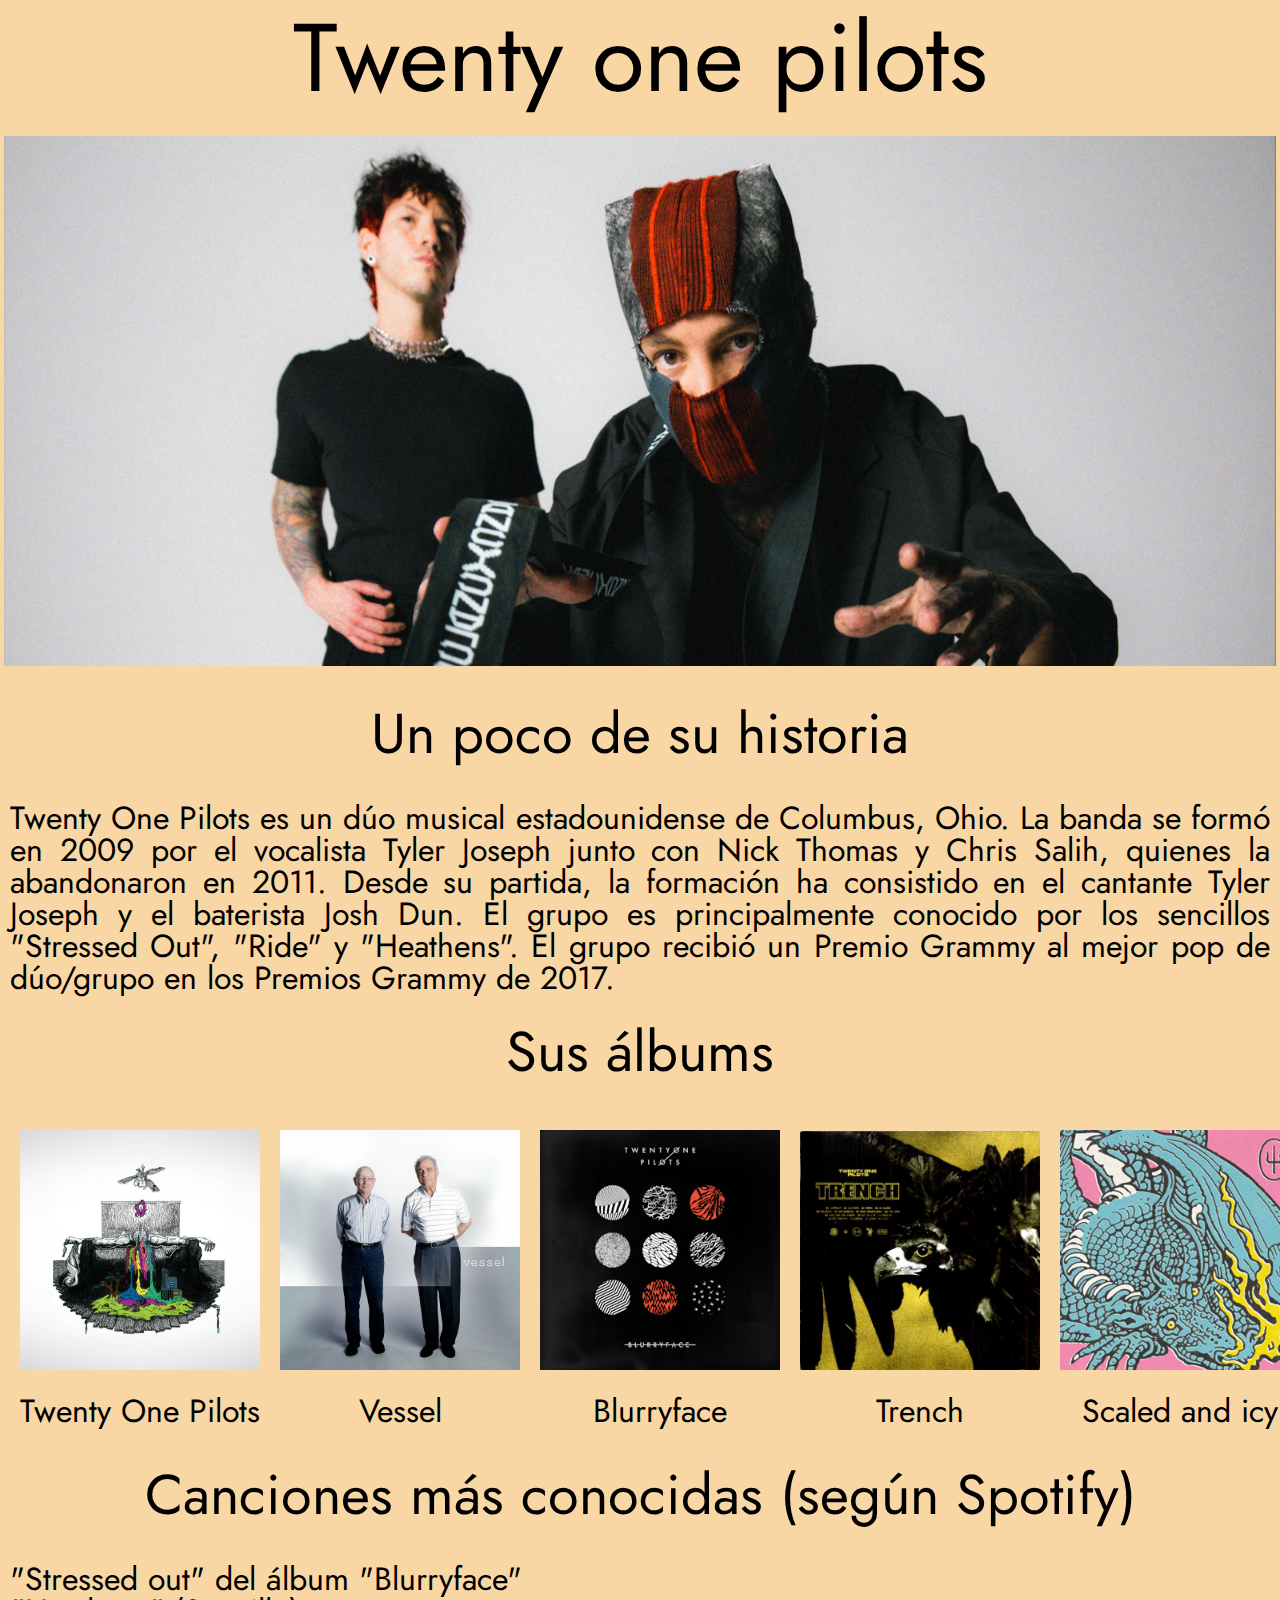
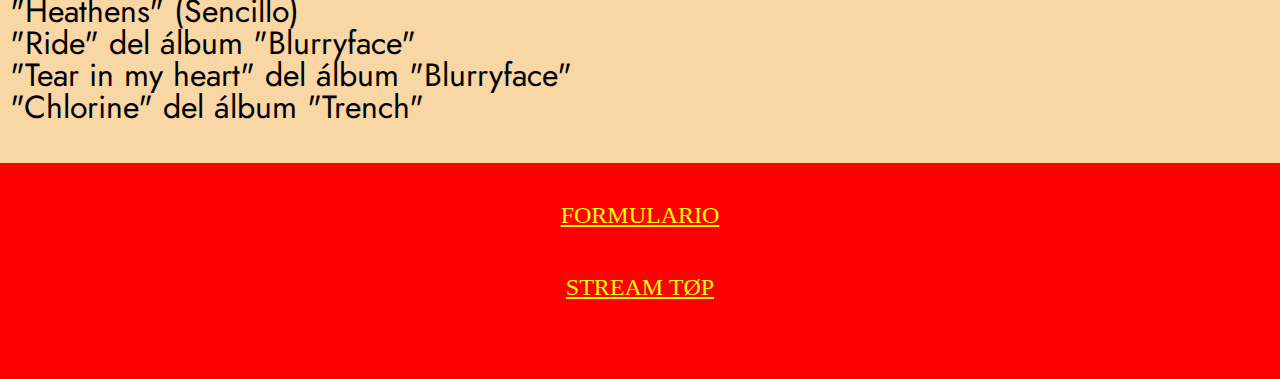
<file: index.html>
<!DOCTYPE html>
<html lang="es">
    <head>
        <meta charset="UTF-8" />
        <meta name="viewport" content="width=device-width, initial-scale=1.0" />
        <title>Mi Primer Sitio Web</title>
        <link rel="stylesheet" type="text/css" href="./reset.css" />
        <link rel="stylesheet" type="text/css" href="./styles.css" />
    </head>
    <body>
        <header>
            <div id="title">
                <h1>Twenty one pilots</h1>
                <img id="titleimg" src="./archivos/twenty-one-pilots-feature-1000x618.jpg"/>
            </div>
        </header>
        <main>
            <section>
                <article>
                    <h2 class="subtitle">Un poco de su historia</h2>
                    <p class="text">Twenty One Pilots es un dúo musical estadounidense de Columbus, Ohio. La banda se formó en 2009 por el vocalista Tyler Joseph junto con Nick Thomas y Chris Salih, quienes la abandonaron en 2011. Desde su partida, la formación ha consistido en el cantante Tyler Joseph y el baterista Josh Dun. El grupo es principalmente conocido por los sencillos "Stressed Out", "Ride" y "Heathens". El grupo recibió un Premio Grammy al mejor pop de dúo/grupo en los Premios Grammy de 2017.</p>
                </article>
                <article>
                    <h2 class="subtitle">Sus álbums</h2>
                    <ul class="text" id="albums">
                        <li class="albumcard">
                            <p>Twenty One Pilots</p>
                            <a href="https://open.spotify.com/intl-es/album/1Fexc96V24RL17Ko9VXUOM">
                                <img src="archivos/TwentyOnePilotsCover.jpeg">
                            </a>
                        </li>
                        <li class="albumcard">
                            <p>Vessel</p>
                            <a href="https://open.spotify.com/intl-es/album/2r2r78NE05YjyHyVbVgqFn">
                                <img src="archivos/VesselCover.jpg">
                            </a>
                        </li>
                        <li class="albumcard">
                            <p>Blurryface</p>
                            <a href="https://open.spotify.com/intl-es/album/3cQO7jp5S9qLBoIVtbkSM1">
                                <img src="archivos/BlurryfaceCover.png">
                            </a>
                        </li>
                        <li class="albumcard">
                            <p>Trench</p>
                            <a href="https://open.spotify.com/intl-es/album/621cXqrTSSJi1WqDMSLmbL">
                                <img src="archivos/TrenchCover.png">
                            </a>
                        </li>
                        <li class="albumcard">
                            <p>Scaled and icy</p>
                            <a href="https://open.spotify.com/intl-es/album/0Q5XBpCYFgUWiG9DUWyAmJ">
                                <img src="archivos/ScaledAndIcyCover.png">
                            </a>
                        </li>
                        <li class="albumcard">
                            <p>Clancy</p>
                            <a href="https://open.spotify.com/intl-es/album/1KFWgQTw3EMTQebaaepVBI">
                                <img src="archivos/ClancyCover.png">
                            </a>
                        </li>
                    </ul>
                </article>
                <article>
                    <h2 class="subtitle">Canciones más conocidas (según Spotify)</h2>
                    <ol class="text">
                        <li>"Stressed out" del álbum "Blurryface"</li>
                        <li>"Heathens" (Sencillo)</li>
                        <li>"Ride" del álbum "Blurryface"</li>
                        <li>"Tear in my heart" del álbum "Blurryface"</li>
                        <li>"Chlorine" del álbum "Trench"</li>
                    </ol>
                </article>
            </section>
        </main>
        <footer>
            <span>
                <a class="link" href="https://open.spotify.com/intl-es/artist/3YQKmKGau1PzlVlkL1iodx?autoplay=true">STREAM TØP</a>
            </span>
            <span>
               <a class="link" href="form.html">FORMULARIO</a>
            </span>
        </footer>
    </body>
</html>
</file>
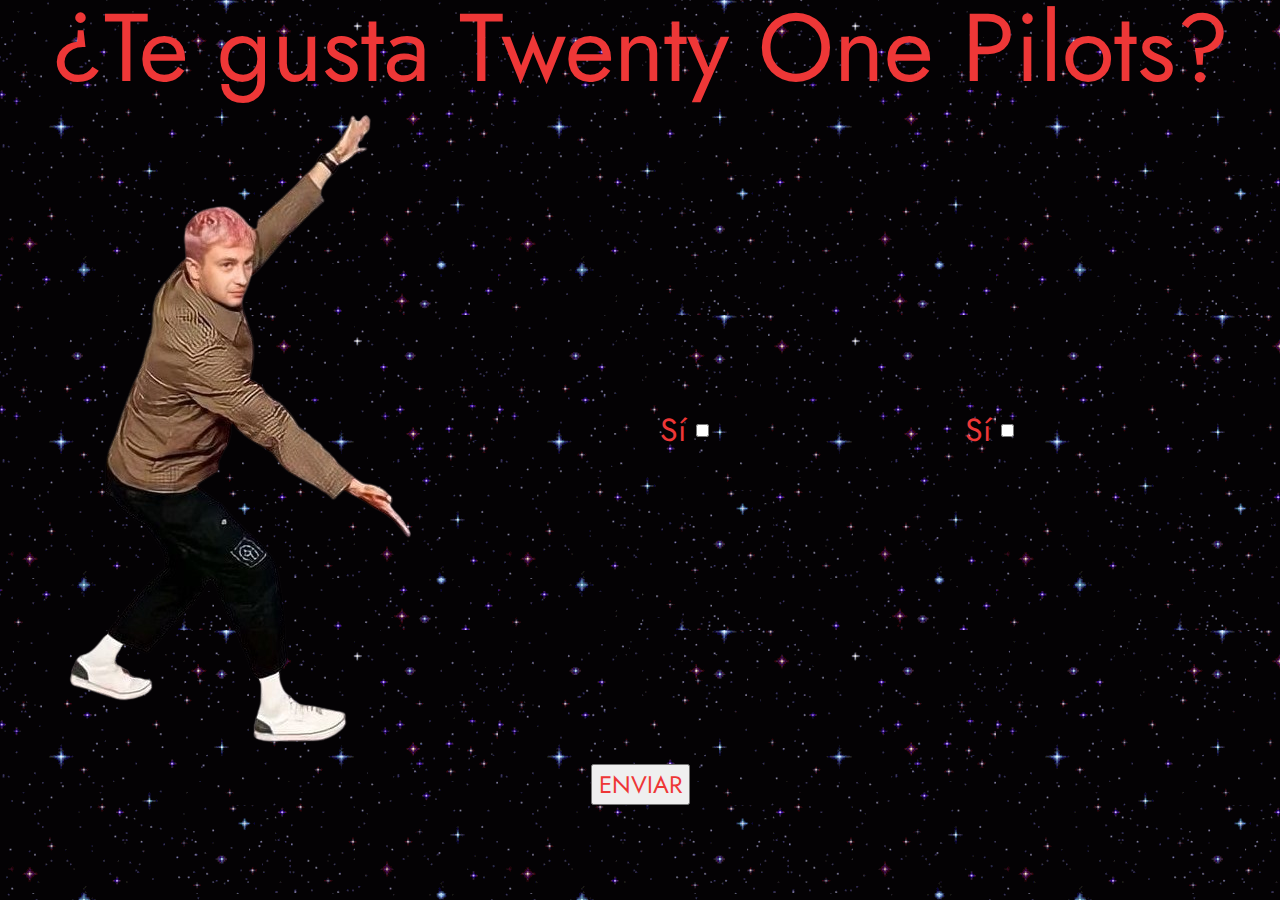
<file: form.html>
<!DOCTYPE html>
<html lang="es">
   <head>
      <meta charset="UTF-8" />
      <meta name="viewport" content="width=device-width, initial-scale=1.0" />
      <title>Formulario Twenty One Pilots c:</title>
      <link rel="stylesheet" type="text/css" href="./reset.css" />
      <link rel="stylesheet" type="text/css" href="./styleform.css" />
   </head>
   <body background="archivos/8e46150f790fbefe438d9c2767c32ad1.gif">
        <header>
            <h1 class="title">¿Te gusta Twenty One Pilots?</h1>
        </header>
        <main>
            <form>
                <div id="option">
                    <span>
                        <img src="archivos/tyler.png" />
                    </span>
                    <span class="texto">
                        <label for="gustos">Sí</label>
                        <input type="checkbox" name="gustos"/>
                    </span>
                    <span class="texto">
                        <label for="gustos">Sí</label>
                        <input type="checkbox" name="gustos"/>
                    </span>
                </div>
                <div class="button">
                    <button style="font-size: 1.5em;">ENVIAR</button>
                </div>
            </form>
        </main>
   </body>
</html>
</file>
<file: styles.css>
@font-face {
    font-family: jost;
    src: url(archivos/jost.ttf);
}

* {
    font-family: jost;
    margin: 10px;
}

body {
    background-color: rgb(248, 215, 165);
    text-align: justify;
}

#titleimg {
    width: 101%;
    margin: 30px 0px 0px 0px;
}

#title {
    font-family: jost;
    font-size: 6em;
    padding: 10px;
    display: flex;
    flex-direction: column;
    align-items: center;
}

.subtitle {
    font-size: 3.5em;
    margin: 30px 0px 40px 0px;
    display: flex;
    justify-content: center;
}

.text {
    font-size: 2em;
}

.albumcard {
    padding: 10px;
    gap: 20px;
    display: flex;
    flex-direction: column-reverse;
    align-items: center;
}

#albums {
    display: flex;
    justify-content: space-evenly;
}

img:hover {
    width: 260px;
    transition-duration: 1s;
    
}

img {
    width: 240px;
}

footer {
    font-size: 1.5em;
    background-color:red;
    margin-top: 40px;
    gap: 2em;
    border: 2px solid red;
    border-width: 40px 40px 80px 40px;
    display: flex;
    flex-direction: column-reverse;
    align-items: center;
}

.link {
    color: yellow;
}

.link:active {
    color: red;
    background-color: yellow;
}
</file>
<file: styleform.css>
@font-face {
    font-family: jost;
    src: url(archivos/jost.ttf);
}

* {
    font-family: jost;
    margin: 10px;
    color: rgb(238, 55, 55);
}

.title {
    font-family: jost;
    font-size: 6em;
    display: flex;
    justify-content: center;
}

.texto {
    font-size: 2em;
    display: flex;
    justify-content: center;
    justify-self:flex-start;
}

#option {
    margin-left: -15vw;
    display: flex;
    align-items: center;
    justify-content: space-evenly;
}

.button {
    display: flex;
    justify-content: center;
}
</file>
